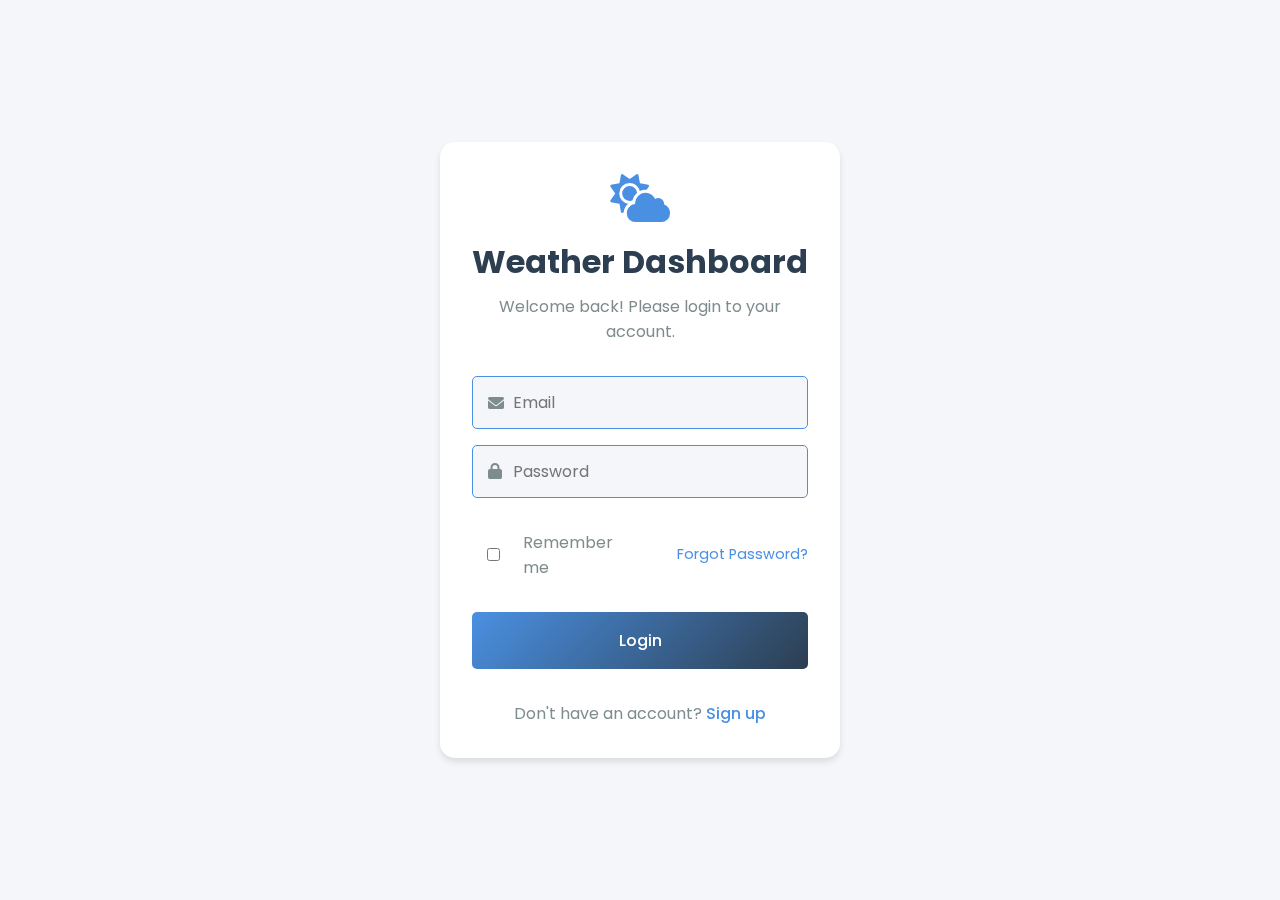
<file: login.html>
<!DOCTYPE html>
<html lang="en">
<head>
    <meta charset="UTF-8">
    <meta name="viewport" content="width=device-width, initial-scale=1.0">
    <title>Weather Dashboard - Login</title>
    <link rel="stylesheet" href="style.css">
    <link rel="stylesheet" href="https://cdnjs.cloudflare.com/ajax/libs/font-awesome/6.0.0/css/all.min.css">
    <link href="https://fonts.googleapis.com/css2?family=Poppins:wght@300;400;500;600;700&display=swap" rel="stylesheet">
</head>
<body>
    <div class="weather-background"></div>
    
    <div class="auth-container">
        <div class="auth-box">
            <div class="auth-header">
                <i class="fas fa-cloud-sun"></i>
                <h1>Weather Dashboard</h1>
                <p>Welcome back! Please login to your account.</p>
            </div>
            
            <form id="login-form" class="auth-form">
                <div class="form-group">
                    <i class="fas fa-envelope"></i>
                    <input type="email" id="login-email" placeholder="Email" required>
                </div>
                <div class="form-group">
                    <i class="fas fa-lock"></i>
                    <input type="password" id="login-password" placeholder="Password" required>
                </div>
                <div class="form-options">
                    <label>
                        <input type="checkbox" id="remember-me">
                        Remember me
                    </label>
                    <a href="#" class="forgot-password">Forgot Password?</a>
                </div>
                <button type="submit" class="auth-btn">Login</button>
            </form>

            <div class="auth-footer">
                <p>Don't have an account? <a href="#" id="show-signup">Sign up</a></p>
            </div>
        </div>

        <div class="auth-box signup-box hidden">
            <div class="auth-header">
                <i class="fas fa-cloud-sun"></i>
                <h1>Create Account</h1>
                <p>Join us to track your favorite cities!</p>
            </div>
            
            <form id="signup-form" class="auth-form">
                <div class="form-group">
                    <i class="fas fa-user"></i>
                    <input type="text" id="signup-name" placeholder="Full Name" required>
                </div>
                <div class="form-group">
                    <i class="fas fa-envelope"></i>
                    <input type="email" id="signup-email" placeholder="Email" required>
                </div>
                <div class="form-group">
                    <i class="fas fa-lock"></i>
                    <input type="password" id="signup-password" placeholder="Password" required>
                </div>
                <div class="form-group">
                    <i class="fas fa-lock"></i>
                    <input type="password" id="signup-confirm-password" placeholder="Confirm Password" required>
                </div>
                <button type="submit" class="auth-btn">Sign Up</button>
            </form>

            <div class="auth-footer">
                <p>Already have an account? <a href="#" id="show-login">Login</a></p>
            </div>
        </div>
    </div>

    <script type="module" src="auth.js"></script>
</body>
</html>
</file>
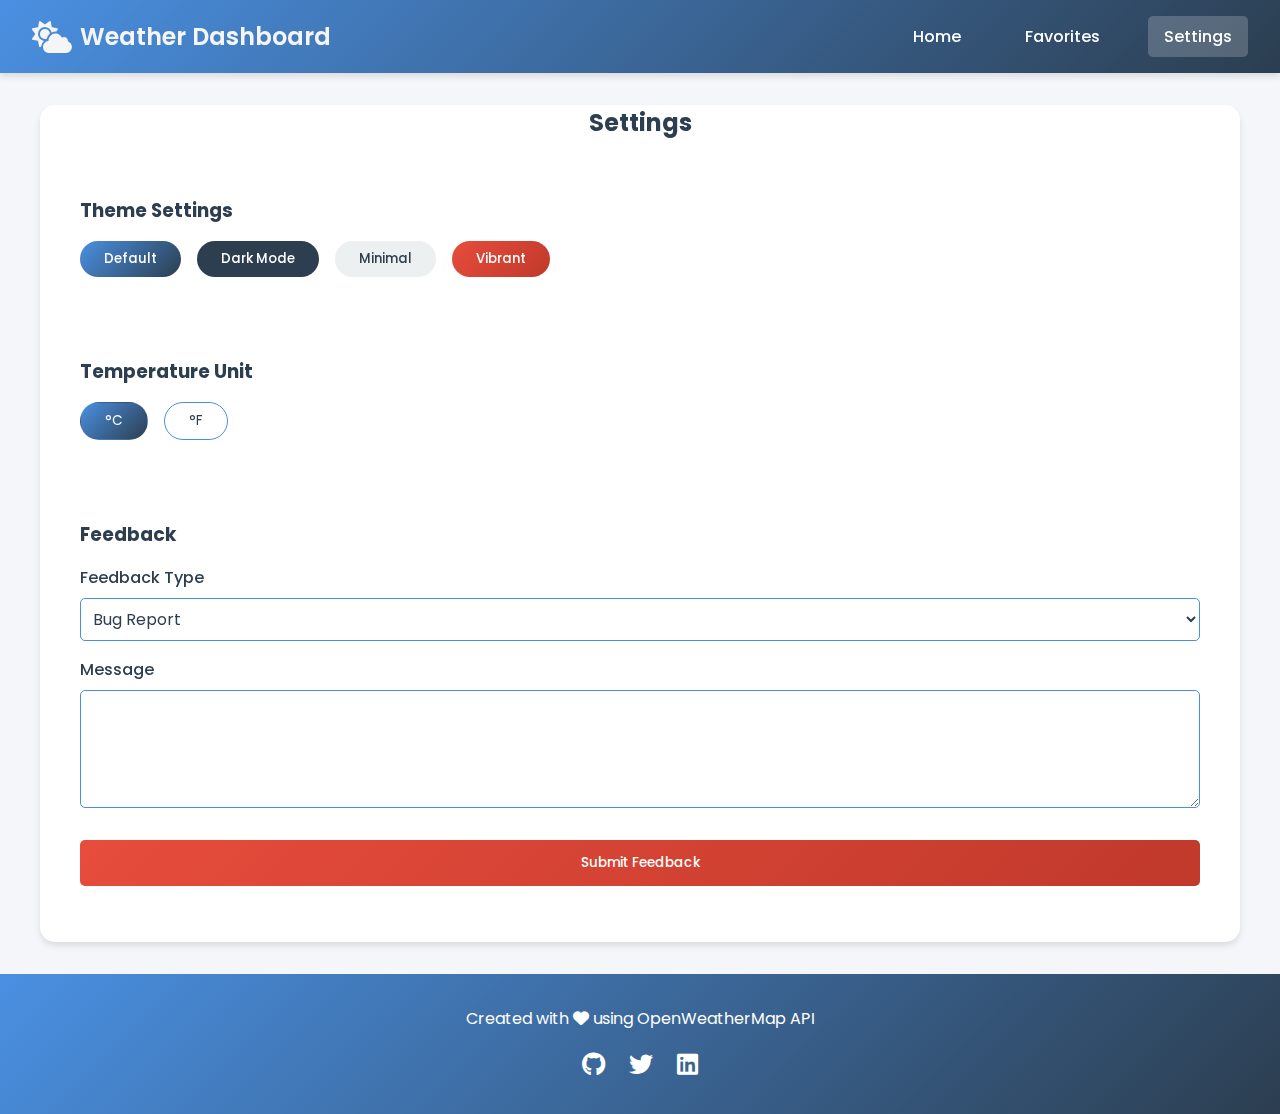
<file: settings.html>
<!DOCTYPE html>
<html lang="en">
<head>
    <meta charset="UTF-8">
    <meta name="viewport" content="width=device-width, initial-scale=1.0">
    <title>Settings - Weather Dashboard</title>
    <link rel="stylesheet" href="style.css">
    <link rel="stylesheet" href="https://cdnjs.cloudflare.com/ajax/libs/font-awesome/6.0.0/css/all.min.css">
    <link href="https://fonts.googleapis.com/css2?family=Poppins:wght@300;400;500;600;700&display=swap" rel="stylesheet">
</head>
<body>
    <div class="weather-background"></div>
    
    <nav class="navbar">
        <div class="logo">
            <i class="fas fa-cloud-sun"></i>
            <span>Weather Dashboard</span>
        </div>
        <div class="nav-links">
            <a href="index.html">Home</a>
            <a href="favorites.html">Favorites</a>
            <a href="settings.html" class="active">Settings</a>
        </div>
    </nav>

    <div class="container">
        <div class="settings-section">
            <h2>Settings</h2>
            
            <div class="settings-card">
                <h3>Theme Settings</h3>
                <div class="theme-options">
                    <button class="theme-btn" data-theme="default">Default</button>
                    <button class="theme-btn" data-theme="dark">Dark Mode</button>
                    <button class="theme-btn" data-theme="minimal">Minimal</button>
                    <button class="theme-btn" data-theme="vibrant">Vibrant</button>
                </div>
            </div>

            <div class="settings-card">
                <h3>Temperature Unit</h3>
                <div class="unit-options">
                    <button class="unit-btn active" data-unit="metric">°C</button>
                    <button class="unit-btn" data-unit="imperial">°F</button>
                </div>
            </div>

            <div class="settings-card">
                <h3>Feedback</h3>
                <form id="feedback-form" class="feedback-form">
                    <div class="form-group">
                        <label for="feedback-type">Feedback Type</label>
                        <select id="feedback-type" required>
                            <option value="bug">Bug Report</option>
                            <option value="feature">Feature Request</option>
                            <option value="improvement">Improvement</option>
                            <option value="other">Other</option>
                        </select>
                    </div>
                    <div class="form-group">
                        <label for="feedback-message">Message</label>
                        <textarea id="feedback-message" rows="4" required></textarea>
                    </div>
                    <button type="submit" class="submit-btn">Submit Feedback</button>
                </form>
            </div>
        </div>
    </div>

    <footer>
        <p>Created with <i class="fas fa-heart"></i> using OpenWeatherMap API</p>
        <div class="social-links">
            <a href="#"><i class="fab fa-github"></i></a>
            <a href="#"><i class="fab fa-twitter"></i></a>
            <a href="#"><i class="fab fa-linkedin"></i></a>
        </div>
    </footer>

    <script src="settings.js"></script>
</body>
</html>
</file>
<file: style.css>
* {
    margin: 0;
    padding: 0;
    box-sizing: border-box;
    font-family: 'Poppins', sans-serif;
}

:root {
    --primary-color: #4a90e2;
    --secondary-color: #2c3e50;
    --accent-color: #e74c3c;
    --background-color: #f5f6fa;
    --card-background: #ffffff;
    --text-primary: #2c3e50;
    --text-secondary: #7f8c8d;
    --gradient-1: linear-gradient(135deg, #4a90e2, #2c3e50);
    --gradient-2: linear-gradient(135deg, #e74c3c, #c0392b);
    --shadow: 0 4px 6px rgba(0, 0, 0, 0.1);
    --transition: all 0.3s ease;
}

body {
    background: var(--background-color);
    color: var(--text-primary);
    min-height: 100vh;
    display: flex;
    flex-direction: column;
}

/* Navbar */
.navbar {
    background: var(--gradient-1);
    padding: 1rem 2rem;
    display: flex;
    justify-content: space-between;
    align-items: center;
    box-shadow: var(--shadow);
    position: sticky;
    top: 0;
    z-index: 1000;
}

.logo {
    display: flex;
    align-items: center;
    gap: 0.5rem;
    color: whitesmoke;
    font-size: 1.5rem;
    font-weight: 600;
}

.logo i {
    font-size: 2rem;
}

.nav-links {
    display: flex;
    gap: 2rem;
}

.nav-links a {
    color: white;
    text-decoration: none;
    font-weight: 500;
    transition: var(--transition);
    padding: 0.5rem 1rem;
    border-radius: 5px;
}

.nav-links a:hover {
    background: rgba(255, 255, 255, 0.1);
}

.nav-links a.active {
    background: rgba(255, 255, 255, 0.2);
}

/* Container */
.container {
    position: relative;
    min-height: calc(100vh - 200px);
    padding: 2rem 0;
    display: flex;
    flex-direction: column;
}

/* Search Section */
.search-section {
    margin-bottom: 2rem;
}

.search-box {
    display: flex;
    gap: 1rem;
    background: var(--card-background);
    padding: 1rem;
    border-radius: 10px;
    box-shadow: var(--shadow);
    margin-bottom: 1rem;
}

.search-box i {
    color: var(--text-secondary);
    font-size: 1.2rem;
}

#city-input {
    flex: 1;
    border: none;
    outline: none;
    font-size: 1rem;
    color: var(--text-primary);
}

#search-btn {
    background: var(--gradient-2);
    color: white;
    border: none;
    padding: 0.5rem 1.5rem;
    border-radius: 5px;
    cursor: pointer;
    transition: var(--transition);
    font-weight: 500;
}

#search-btn:hover {
    transform: translateY(-2px);
    box-shadow: var(--shadow);
}

.quick-links {
    display: flex;
    gap: 1rem;
    flex-wrap: wrap;
}

.quick-city {
    background: var(--card-background);
    border: 1px solid var(--primary-color);
    color: var(--primary-color);
    padding: 0.5rem 1rem;
    border-radius: 20px;
    cursor: pointer;
    transition: var(--transition);
}

.quick-city:hover {
    background: var(--primary-color);
    color: white;
}

/* Weather Info */
.weather-info {
    background: var(--card-background);
    padding: 2rem;
    border-radius: 15px;
    box-shadow: var(--shadow);
}

.weather-header {
    text-align: center;
    margin-bottom: 2rem;
}

.weather-header h2 {
    color: var(--text-primary);
    font-size: 2rem;
    margin-bottom: 0.5rem;
}

.weather-header p {
    color: var(--text-secondary);
}

.weather-main {
    display: flex;
    align-items: center;
    justify-content: center;
    gap: 2rem;
    margin: 2rem 0;
}

.weather-temp {
    font-size: 4.5rem;
    font-weight: 700;
    color: var(--text-primary);
    text-shadow: 2px 2px 4px rgba(0, 0, 0, 0.1);
    line-height: 1;
    margin: 1rem 0;
}

.weather-temp span {
    font-size: 5rem;
    background: var(--gradient-1);
    -webkit-background-clip: text;
    -webkit-text-fill-color: transparent;
    display: inline-block;
}

.weather-icon {
    width: 100px;
    height: 100px;
    margin: 1rem 0;
}

.weather-icon img {
    width: 100%;
    height: 100%;
    object-fit: contain;
}

/* Weather Details */
.weather-details {
    display: grid;
    grid-template-columns: repeat(auto-fit, minmax(200px, 1fr));
    gap: 1.5rem;
    margin-bottom: 2rem;
}

.detail-card {
    background: var(--card-background);
    padding: 1.5rem;
    border-radius: 10px;
    display: flex;
    align-items: center;
    gap: 1rem;
    transition: var(--transition);
}

.detail-card:hover {
    transform: translateY(-5px);
    box-shadow: var(--shadow);
}

.detail-card i {
    font-size: 2rem;
    color: var(--primary-color);
}

.detail-info {
    display: flex;
    flex-direction: column;
    gap: 0.3rem;
}

.detail-label {
    color: var(--text-secondary);
    font-size: 0.9rem;
}

.detail-value {
    color: var(--text-primary);
    font-weight: 600;
    font-size: 1.1rem;
}

/* Forecast Section */
.forecast-section {
    margin-top: 2rem;
}

.forecast-section h3 {
    color: var(--text-primary);
    margin-bottom: 1rem;
}

.forecast-container {
    display: grid;
    grid-template-columns: repeat(auto-fit, minmax(150px, 1fr));
    gap: 1rem;
}

/* Forecast Cards */
.forecast-card {
    background: var(--card-background);
    padding: 1rem;
    border-radius: 10px;
    text-align: center;
    transition: var(--transition);
}

.forecast-card:hover {
    transform: translateY(-5px);
    box-shadow: var(--shadow);
}

.forecast-day {
    color: var(--text-primary);
    font-weight: 500;
    margin-bottom: 0.5rem;
}

.forecast-card img {
    width: 50px;
    height: 50px;
    margin: 0.5rem 0;
}

.forecast-temp {
    display: flex;
    justify-content: center;
    gap: 1rem;
    color: var(--text-primary);
}

.forecast-temp .max {
    font-weight: 600;
    color: var(--accent-color);
}

.forecast-temp .min {
    color: var(--text-secondary);
}

/* Footer */
footer {
    background: var(--gradient-1);
    color: white;
    padding: 2rem;
    text-align: center;
    margin-top: auto;
    width: 100%;
}

footer p {
    margin-bottom: 1rem;
}

.social-links {
    display: flex;
    justify-content: center;
    gap: 1.5rem;
}

.social-links a {
    color: white;
    font-size: 1.5rem;
    transition: var(--transition);
}

.social-links a:hover {
    color: var(--accent-color);
    transform: translateY(-3px);
}

/* Weather Background */
.weather-background {
    position: fixed;
    top: 0;
    left: 0;
    width: 100%;
    height: 100%;
    z-index: -1;
    background-size: cover;
    background-position: center;
    transition: background-image 0.5s ease-in-out;
    opacity: 0.1;
}

/* Recommendations Section */
.recommendations-section {
    margin: 2rem 0;
}

.recommendations-container {
    display: grid;
    grid-template-columns: repeat(auto-fit, minmax(250px, 1fr));
    gap: 1.5rem;
    margin-top: 1rem;
}

.recommendation-card {
    background: var(--card-background);
    padding: 1.5rem;
    border-radius: 10px;
    text-align: center;
    transition: var(--transition);
}

.recommendation-card:hover {
    transform: translateY(-5px);
    box-shadow: var(--shadow);
}

.recommendation-card i {
    font-size: 2rem;
    color: var(--primary-color);
    margin-bottom: 1rem;
}

.recommendation-card h4 {
    color: var(--text-primary);
    margin-bottom: 0.5rem;
}

.recommendation-card p {
    color: var(--text-secondary);
    font-size: 0.9rem;
}

/* Weather Trivia */
.weather-trivia {
    margin: 2rem 0;
}

.trivia-card {
    background: var(--card-background);
    padding: 1.5rem;
    border-radius: 10px;
    text-align: center;
    transition: var(--transition);
}

.trivia-card:hover {
    transform: translateY(-5px);
    box-shadow: var(--shadow);
}

.trivia-card p {
    color: var(--text-secondary);
    font-style: italic;
}

/* Theme Selector */
.theme-selector {
    margin: 2rem 0;
}

.theme-options {
    display: flex;
    gap: 1rem;
    flex-wrap: wrap;
    margin-top: 1rem;
}

.theme-btn {
    padding: 0.5rem 1.5rem;
    border: none;
    border-radius: 20px;
    cursor: pointer;
    transition: var(--transition);
    font-weight: 500;
}

.theme-btn[data-theme="default"] {
    background: var(--gradient-1);
    color: white;
}

.theme-btn[data-theme="dark"] {
    background: #2c3e50;
    color: white;
}

.theme-btn[data-theme="minimal"] {
    background: #ecf0f1;
    color: #2c3e50;
}

.theme-btn[data-theme="vibrant"] {
    background: var(--gradient-2);
    color: white;
}

.theme-btn:hover {
    transform: translateY(-2px);
    box-shadow: var(--shadow);
}

/* Theme Variations */
body[data-theme="dark"] {
    --background-color: #1a1a1a;
    --card-background: #2d2d2d;
    --text-primary: #ffffff;
    --text-secondary: #b3b3b3;
    --gradient-1: linear-gradient(135deg, #2c3e50, #1a1a1a);
    --input-background: #3d3d3d;
    --input-border: #4a4a4a;
    --input-text: #ffffff;
    --select-background: #3d3d3d;
    --select-text: #ffffff;
    --textarea-background: #3d3d3d;
    --textarea-text: #ffffff;
}

body[data-theme="minimal"] {
    --background-color: #ffffff;
    --card-background: #f8f9fa;
    --text-primary: #2c3e50;
    --text-secondary: #6c757d;
    --gradient-1: linear-gradient(135deg, #4a90e2, #2c3e50);
    --input-background: #ffffff;
    --input-border: #dee2e6;
    --input-text: #2c3e50;
    --select-background: #ffffff;
    --select-text: #2c3e50;
    --textarea-background: #ffffff;
    --textarea-text: #2c3e50;
    --card-shadow: 0 2px 4px rgba(0, 0, 0, 0.05);
    --hover-shadow: 0 4px 6px rgba(0, 0, 0, 0.1);
}

body[data-theme="vibrant"] {
    --background-color: #f0f2f5;
    --card-background: #ffffff;
    --text-primary: #2c3e50;
    --text-secondary: #7f8c8d;
    --gradient-1: linear-gradient(135deg, #e74c3c, #c0392b);
    --gradient-2: linear-gradient(135deg, #f1c40f, #f39c12);
    --input-background: #ffffff;
    --input-border: #e74c3c;
    --input-text: #2c3e50;
    --select-background: #ffffff;
    --select-text: #2c3e50;
    --textarea-background: #ffffff;
    --textarea-text: #2c3e50;
}

/* Update form elements to use theme variables */
.auth-form input,
#city-input,
#new-favorite,
.form-group input,
.form-group select,
.form-group textarea {
    background: var(--input-background);
    border-color: var(--input-border);
    color: var(--input-text);
}

.form-group select {
    background: var(--select-background);
    color: var(--select-text);
}

.form-group textarea {
    background: var(--textarea-background);
    color: var(--textarea-text);
}

/* Update search box */
.search-box {
    background: var(--card-background);
}

.search-box input {
    background: var(--input-background);
    color: var(--input-text);
}

/* Update quick city buttons */
.quick-city {
    background: var(--card-background);
    color: var(--text-primary);
    border-color: var(--primary-color);
}

.quick-city:hover {
    background: var(--primary-color);
    color: white;
}

/* Update detail cards */
.detail-card {
    background: var(--card-background);
}

/* Update forecast cards */
.forecast-card {
    background: var(--card-background);
}

/* Update recommendation cards */
.recommendation-card {
    background: var(--card-background);
}

/* Update trivia card */
.trivia-card {
    background: var(--card-background);
}

/* Update settings cards */
.settings-card {
    background: var(--card-background);
}

/* Update favorites section */
.favorites-section {
    background: var(--card-background);
}

.favorite-card {
    background: var(--card-background);
    padding: 1.5rem;
    border-radius: 10px;
    box-shadow: var(--shadow);
    transition: var(--transition);
}

.favorite-card:hover {
    transform: translateY(-5px);
    box-shadow: 0 6px 12px rgba(0, 0, 0, 0.1);
}

.favorite-header {
    display: flex;
    justify-content: space-between;
    align-items: center;
    margin-bottom: 1rem;
}

.favorite-header h3 {
    color: var(--text-primary);
    font-size: 1.2rem;
    margin: 0;
}

.remove-favorite {
    color: var(--accent-color);
    cursor: pointer;
    font-size: 1.2rem;
    transition: var(--transition);
}

.remove-favorite:hover {
    transform: scale(1.1);
}

.favorite-weather {
    display: flex;
    flex-direction: column;
    gap: 1rem;
}

.favorite-temp {
    display: flex;
    align-items: center;
    justify-content: space-between;
    padding: 1rem;
    background: var(--gradient-1);
    border-radius: 8px;
    color: white;
}

.favorite-temp span {
    font-size: 2rem;
    font-weight: 600;
}

.favorite-temp img {
    width: 60px;
    height: 60px;
}

.favorite-details {
    display: grid;
    grid-template-columns: repeat(3, 1fr);
    gap: 1rem;
}

.detail-item {
    display: flex;
    flex-direction: column;
    align-items: center;
    gap: 0.5rem;
    padding: 0.8rem;
    background: var(--background-color);
    border-radius: 8px;
    transition: var(--transition);
}

.detail-item:hover {
    transform: translateY(-2px);
    box-shadow: var(--shadow);
}

.detail-item i {
    font-size: 1.2rem;
    color: var(--primary-color);
}

.detail-item span {
    color: var(--text-primary);
    font-size: 0.9rem;
}

.add-favorite {
    display: flex;
    gap: 1rem;
    margin-top: 2rem;
}

.add-favorite input {
    flex: 1;
    padding: 0.8rem 1rem;
    border: 1px solid var(--primary-color);
    border-radius: 5px;
    font-size: 1rem;
    color: var(--text-primary);
    background: var(--input-background);
}

.add-favorite button {
    padding: 0.8rem 1.5rem;
    background: var(--gradient-1);
    color: white;
    border: none;
    border-radius: 5px;
    cursor: pointer;
    transition: var(--transition);
    font-weight: 500;
}

.add-favorite button:hover {
    transform: translateY(-2px);
    box-shadow: var(--shadow);
}

/* Update auth box */
.auth-box {
    background: var(--card-background);
}

/* Favorites Section */
.favorites-section {
    background: var(--card-background);
    padding: 2rem;
    border-radius: 15px;
    box-shadow: var(--shadow);
}

.favorites-section h2 {
    color: var(--text-primary);
    margin-bottom: 2rem;
    text-align: center;
}

.favorites-grid {
    display: grid;
    grid-template-columns: repeat(auto-fit, minmax(300px, 1fr));
    gap: 1.5rem;
    margin-bottom: 2rem;
}

.favorite-card {
    background: var(--card-background);
    padding: 1.5rem;
    border-radius: 10px;
    position: relative;
    transition: var(--transition);
}

.favorite-card:hover {
    transform: translateY(-5px);
    box-shadow: var(--shadow);
}

.favorite-card .remove-favorite {
    position: absolute;
    top: 1rem;
    right: 1rem;
    color: var(--accent-color);
    cursor: pointer;
    transition: var(--transition);
}

.favorite-card .remove-favorite:hover {
    transform: scale(1.1);
}

.add-favorite {
    display: flex;
    gap: 1rem;
    margin-top: 2rem;
}

.add-favorite input {
    flex: 1;
    padding: 0.5rem 1rem;
    border: 1px solid var(--primary-color);
    border-radius: 5px;
    font-size: 1rem;
    color: var(--text-primary);
}

.add-favorite button {
    background: var(--gradient-1);
    color: white;
    border: none;
    padding: 0.5rem 1.5rem;
    border-radius: 5px;
    cursor: pointer;
    transition: var(--transition);
}

.add-favorite button:hover {
    transform: translateY(-2px);
    box-shadow: var(--shadow);
}

/* Settings Section */
.settings-section {
    background: var(--card-background);
    padding: 2rem;
    border-radius: 15px;
    box-shadow: var(--shadow);
}

.settings-section h2 {
    color: var(--text-primary);
    margin-bottom: 2rem;
    text-align: center;
}

.settings-card {
    background: var(--card-background);
    padding: 1.5rem;
    border-radius: 10px;
    margin-bottom: 2rem;
}

.settings-card h3 {
    color: var(--text-primary);
    margin-bottom: 1rem;
}

.unit-options {
    display: flex;
    gap: 1rem;
}

.unit-btn {
    padding: 0.5rem 1.5rem;
    border: 1px solid var(--primary-color);
    border-radius: 20px;
    cursor: pointer;
    transition: var(--transition);
    background: transparent;
    color: var(--text-primary);
}

.unit-btn.active {
    background: var(--gradient-1);
    color: white;
    border-color: transparent;
}

/* Feedback Form */
.feedback-form {
    display: flex;
    flex-direction: column;
    gap: 1rem;
}

.form-group {
    display: flex;
    flex-direction: column;
    gap: 0.5rem;
}

.form-group label {
    color: var(--text-primary);
    font-weight: 500;
}

.form-group select,
.form-group textarea {
    padding: 0.5rem;
    border: 1px solid var(--primary-color);
    border-radius: 5px;
    font-size: 1rem;
    color: var(--text-primary);
    background: var(--card-background);
}

.form-group textarea {
    resize: vertical;
    min-height: 100px;
}

.submit-btn {
    background: var(--gradient-2);
    color: white;
    border: none;
    padding: 0.8rem 1.5rem;
    border-radius: 5px;
    cursor: pointer;
    transition: var(--transition);
    font-weight: 500;
    margin-top: 1rem;
}

.submit-btn:hover {
    transform: translateY(-2px);
    box-shadow: var(--shadow);
}

/* Section Transitions */
.weather-section,
.favorites-section,
.settings-section {
    opacity: 1;
    transform: translateY(0);
    transition: opacity 0.3s ease, transform 0.3s ease;
    position: relative;
    width: 100%;
    max-width: 1200px;
    margin: 0 auto;
    padding: 0 1rem;
    flex: 1;
}

.weather-section.hidden,
.favorites-section.hidden,
.settings-section.hidden {
    opacity: 0;
    transform: translateY(20px);
    pointer-events: none;
    position: absolute;
    top: 0;
    left: 0;
}

/* Container Update */
.container {
    position: relative;
    min-height: calc(100vh - 200px);
    padding: 2rem 0;
    display: flex;
    flex-direction: column;
}

/* Responsive Design Updates */
@media (max-width: 768px) {
    .container {
        padding: 1rem 0;
    }

    .weather-section,
    .favorites-section,
    .settings-section {
        padding: 0 0.5rem;
    }

    .weather-info,
    .favorites-section,
    .settings-section {
        padding: 1.5rem;
    }

    .weather-main {
        padding: 1.5rem;
    }

    .weather-details {
        grid-template-columns: 1fr;
    }

    .forecast-container {
        grid-template-columns: repeat(auto-fit, minmax(120px, 1fr));
    }

    .favorites-grid {
        grid-template-columns: 1fr;
    }

    .settings-card {
        padding: 1rem;
    }

    .theme-options,
    .unit-options {
        flex-wrap: wrap;
        justify-content: center;
    }

    .theme-btn,
    .unit-btn {
        flex: 1 1 calc(50% - 0.5rem);
        min-width: 120px;
    }

    .favorite-details {
        grid-template-columns: 1fr;
    }

    .favorite-temp {
        flex-direction: column;
    text-align: center;
        gap: 0.5rem;
    }

    .add-favorite {
        flex-direction: column;
    }

    .add-favorite button {
        width: 100%;
    }

    .weather-temp {
        font-size: 3.5rem;
    }
    
    .weather-temp span {
        font-size: 4rem;
    }
    
    .weather-icon {
        width: 80px;
        height: 80px;
    }
}

@media (max-width: 480px) {
    .theme-btn,
    .unit-btn {
        flex: 1 1 100%;
    }

    .weather-header h2 {
        font-size: 1.5rem;
    }

    .weather-temp {
        font-size: 2.5rem;
    }

    .weather-temp span {
        font-size: 3rem;
    }

    .weather-icon img {
        width: 60px;
        height: 60px;
    }
}

/* Authentication Styles */
.auth-container {
    min-height: 100vh;
    display: flex;
    justify-content: center;
    align-items: center;
    padding: 2rem;
}

.auth-box {
    background: var(--card-background);
    padding: 2rem;
    border-radius: 15px;
    box-shadow: var(--shadow);
    width: 100%;
    max-width: 400px;
    transition: transform 0.3s ease;
}

.auth-box.hidden {
    display: none;
}

.auth-header {
    text-align: center;
    margin-bottom: 2rem;
}

.auth-header i {
    font-size: 3rem;
    color: var(--primary-color);
    margin-bottom: 1rem;
}

.auth-header h1 {
    color: var(--text-primary);
    margin-bottom: 0.5rem;
}

.auth-header p {
    color: var(--text-secondary);
}

.auth-form {
    display: flex;
    flex-direction: column;
    gap: 1rem;
}

.auth-form .form-group {
    position: relative;
}

.auth-form .form-group i {
    position: absolute;
    left: 1rem;
    top: 50%;
    transform: translateY(-50%);
    color: var(--text-secondary);
}

.auth-form input {
    width: 100%;
    padding: 0.8rem 1rem 0.8rem 2.5rem;
    border: 1px solid var(--primary-color);
    border-radius: 5px;
    font-size: 1rem;
    color: var(--text-primary);
    background: var(--background-color);
    transition: var(--transition);
}

.auth-form input:focus {
    outline: none;
    border-color: var(--accent-color);
    box-shadow: 0 0 0 2px rgba(231, 76, 60, 0.2);
}

.form-options {
    display: flex;
    justify-content: space-between;
    align-items: center;
    margin: 1rem 0;
}

.form-options label {
    display: flex;
    align-items: center;
    gap: 0.5rem;
    color: var(--text-secondary);
    cursor: pointer;
}

.forgot-password {
    color: var(--primary-color);
    text-decoration: none;
    font-size: 0.9rem;
}

.forgot-password:hover {
    text-decoration: underline;
}

.auth-btn {
    background: var(--gradient-1);
    color: white;
    border: none;
    padding: 1rem;
    border-radius: 5px;
    font-size: 1rem;
    font-weight: 500;
    cursor: pointer;
    transition: var(--transition);
}

.auth-btn:hover {
    transform: translateY(-2px);
    box-shadow: var(--shadow);
}

.auth-footer {
    text-align: center;
    margin-top: 2rem;
    color: var(--text-secondary);
}

.auth-footer a {
    color: var(--primary-color);
    text-decoration: none;
    font-weight: 500;
}

.auth-footer a:hover {
    text-decoration: underline;
}

/* Update specific elements for minimal theme */
body[data-theme="minimal"] .detail-item {
    background: #ffffff;
    border: 1px solid #e9ecef;
}

body[data-theme="minimal"] .detail-item:hover {
    background: #f8f9fa;
    box-shadow: var(--hover-shadow);
}

body[data-theme="minimal"] .favorite-temp {
    background: var(--gradient-1);
}

body[data-theme="minimal"] .favorite-temp span {
    color: #ffffff;
}

body[data-theme="minimal"] .detail-item i {
    color: #4a90e2;
}

body[data-theme="minimal"] .detail-item span {
    color: #2c3e50;
}

body[data-theme="minimal"] .favorite-card {
    background: #ffffff;
    border: 1px solid #e9ecef;
}

body[data-theme="minimal"] .favorite-card:hover {
    box-shadow: var(--hover-shadow);
}

body[data-theme="minimal"] .remove-favorite {
    color: #dc3545;
}

body[data-theme="minimal"] .add-favorite input {
    background: #ffffff;
    border: 1px solid #dee2e6;
    color: #2c3e50;
}

body[data-theme="minimal"] .add-favorite button {
    background: var(--gradient-1);
    color: #ffffff;
}

/* Weather Insights Styles */
.weather-insights {
    margin-top: 2rem;
    padding: 1.5rem;
    background: var(--card-background);
    border-radius: 10px;
    box-shadow: var(--shadow);
}

.weather-insights h3 {
    color: var(--text-primary);
    margin-bottom: 1.5rem;
    font-size: 1.2rem;
}

.insights-grid {
    display: grid;
    grid-template-columns: repeat(2, 1fr);
    gap: 1rem;
}

.insight-item {
    display: flex;
    align-items: center;
    gap: 1rem;
    padding: 1rem;
    background: var(--background-color);
    border-radius: 8px;
    transition: var(--transition);
}

.insight-item:hover {
    transform: translateY(-2px);
    box-shadow: var(--hover-shadow);
}

.insight-item i {
    font-size: 1.5rem;
    color: var(--primary-color);
    width: 40px;
    height: 40px;
    display: flex;
    align-items: center;
    justify-content: center;
    background: var(--gradient-1);
    border-radius: 50%;
    color: white;
}

.insight-info {
    display: flex;
    flex-direction: column;
    gap: 0.3rem;
}

.insight-label {
    color: var(--text-secondary);
    font-size: 0.9rem;
}

.insight-value {
    color: var(--text-primary);
    font-size: 1.1rem;
    font-weight: 500;
}

/* Responsive adjustments for insights */
@media (max-width: 768px) {
    .insights-grid {
        grid-template-columns: 1fr;
    }
}

/* Chatbot Widget */
.chatbot-widget {
    position: fixed;
    bottom: 20px;
    right: 20px;
    width: 350px;
    background: var(--card-background);
    border-radius: 10px;
    box-shadow: 0 5px 15px rgba(0, 0, 0, 0.2);
    display: none;
    flex-direction: column;
    z-index: 1000;
    transition: all 0.3s ease;
}

.chatbot-widget.active {
    display: flex;
    transform: translateY(0);
    opacity: 1;
}

.chatbot-header {
    background: linear-gradient(135deg, var(--primary-color), var(--secondary-color));
    color: white;
    padding: 15px;
    border-radius: 10px 10px 0 0;
    display: flex;
    justify-content: space-between;
    align-items: center;
}

.chatbot-close {
    background: none;
    border: none;
    color: white;
    cursor: pointer;
    font-size: 1.2rem;
}

.chatbot-messages {
    height: 300px;
    overflow-y: auto;
    padding: 15px;
    display: flex;
    flex-direction: column;
    gap: 10px;
}

.chatbot-message {
    max-width: 80%;
    padding: 10px 15px;
    border-radius: 15px;
    margin: 5px 0;
}

.chatbot-message.user {
    background: var(--primary-color);
    color: white;
    align-self: flex-end;
    border-bottom-right-radius: 0;
}

.chatbot-message.bot {
    background: var(--secondary-color);
    color: white;
    align-self: flex-start;
    border-bottom-left-radius: 0;
}

.chatbot-input {
    padding: 15px;
    border-top: 1px solid var(--input-border);
    display: flex;
    gap: 10px;
}

.chatbot-input input {
    flex: 1;
    padding: 10px;
    border: 1px solid var(--input-border);
    border-radius: 5px;
    background: var(--input-background);
    color: var(--text-primary);
}

.chatbot-send {
    background: var(--primary-color);
    color: white;
    border: none;
    padding: 10px 15px;
    border-radius: 5px;
    cursor: pointer;
    transition: background 0.3s ease;
}

.chatbot-send:hover {
    background: var(--secondary-color);
}

.chatbot-toggle {
    position: fixed;
    bottom: 20px;
    right: 20px;
    width: 50px;
    height: 50px;
    background: var(--primary-color);
    color: white;
    border: none;
    border-radius: 50%;
    cursor: pointer;
    display: flex;
    align-items: center;
    justify-content: center;
    font-size: 1.5rem;
    box-shadow: 0 2px 10px rgba(0, 0, 0, 0.2);
    transition: all 0.3s ease;
    z-index: 999;
}

.chatbot-toggle:hover {
    background: var(--secondary-color);
    transform: scale(1.1);
}

/* Responsive adjustments for chatbot */
@media (max-width: 768px) {
    .chatbot-widget {
        width: 300px;
    }
    
    .chatbot-messages {
        height: 250px;
    }
}
</file>
